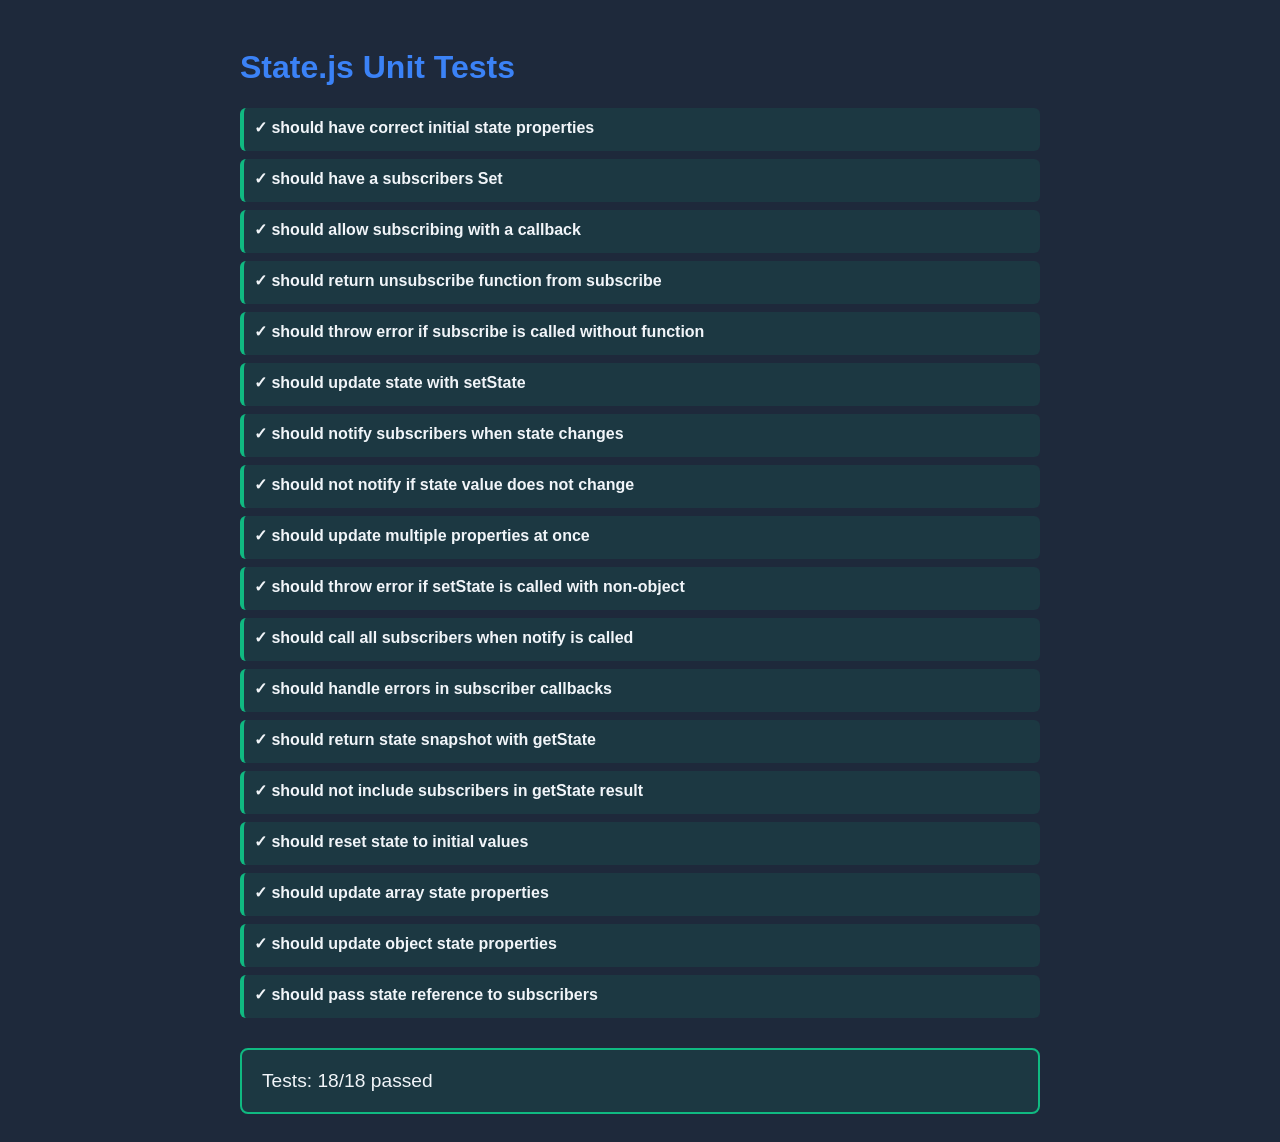
<file: scripts/state.test.html>
<!DOCTYPE html>
<html lang="en">
<head>
  <meta charset="UTF-8">
  <meta name="viewport" content="width=device-width, initial-scale=1.0">
  <title>State.js Unit Tests</title>
  <style>
    body {
      font-family: -apple-system, BlinkMacSystemFont, "Segoe UI", Roboto, sans-serif;
      padding: 20px;
      background: #1e293b;
      color: #f1f5f9;
    }
    
    .test-suite {
      max-width: 800px;
      margin: 0 auto;
    }
    
    h1 {
      color: #3b82f6;
    }
    
    .test-result {
      padding: 10px;
      margin: 8px 0;
      border-radius: 6px;
      border-left: 4px solid;
    }
    
    .test-pass {
      background: rgba(16, 185, 129, 0.1);
      border-color: #10b981;
    }
    
    .test-fail {
      background: rgba(239, 68, 68, 0.1);
      border-color: #ef4444;
    }
    
    .test-name {
      font-weight: 600;
      margin-bottom: 4px;
    }
    
    .test-error {
      color: #fca5a5;
      font-size: 0.9em;
      font-family: monospace;
      margin-top: 8px;
    }
    
    .summary {
      margin-top: 30px;
      padding: 20px;
      background: rgba(59, 130, 246, 0.1);
      border-radius: 8px;
      font-size: 1.2em;
    }
    
    .summary.all-pass {
      background: rgba(16, 185, 129, 0.1);
      border: 2px solid #10b981;
    }
    
    .summary.has-fail {
      background: rgba(239, 68, 68, 0.1);
      border: 2px solid #ef4444;
    }
  </style>
</head>
<body>
  <div class="test-suite">
    <h1>State.js Unit Tests</h1>
    <div id="test-results"></div>
    <div id="summary" class="summary"></div>
  </div>

  <script type="module">
    // Import state module
    import AppState from './state.js';
    
    // Test framework
    const results = [];
    
    function test(name, fn) {
      try {
        fn();
        results.push({ name, passed: true });
        displayResult(name, true);
      } catch (error) {
        results.push({ name, passed: false, error: error.message });
        displayResult(name, false, error.message);
      }
    }
    
    function expect(value) {
      return {
        toBe(expected) {
          if (value !== expected) {
            throw new Error(`Expected ${JSON.stringify(expected)} but got ${JSON.stringify(value)}`);
          }
        },
        toEqual(expected) {
          if (JSON.stringify(value) !== JSON.stringify(expected)) {
            throw new Error(`Expected ${JSON.stringify(expected)} but got ${JSON.stringify(value)}`);
          }
        },
        toBeInstanceOf(constructor) {
          if (!(value instanceof constructor)) {
            throw new Error(`Expected instance of ${constructor.name} but got ${typeof value}`);
          }
        },
        toBeTruthy() {
          if (!value) {
            throw new Error(`Expected truthy value but got ${value}`);
          }
        },
        toHaveBeenCalled() {
          if (!value.called) {
            throw new Error('Expected function to have been called');
          }
        },
        toThrow() {
          try {
            value();
            throw new Error('Expected function to throw but it did not');
          } catch (e) {
            // Expected to throw
          }
        }
      };
    }
    
    function displayResult(name, passed, error) {
      const resultsDiv = document.getElementById('test-results');
      const div = document.createElement('div');
      div.className = `test-result ${passed ? 'test-pass' : 'test-fail'}`;
      
      const nameDiv = document.createElement('div');
      nameDiv.className = 'test-name';
      nameDiv.textContent = `${passed ? '✓' : '✗'} ${name}`;
      div.appendChild(nameDiv);
      
      if (error) {
        const errorDiv = document.createElement('div');
        errorDiv.className = 'test-error';
        errorDiv.textContent = error;
        div.appendChild(errorDiv);
      }
      
      resultsDiv.appendChild(div);
    }
    
    function displaySummary() {
      const summaryDiv = document.getElementById('summary');
      const passed = results.filter(r => r.passed).length;
      const failed = results.filter(r => !r.passed).length;
      const total = results.length;
      
      summaryDiv.textContent = `Tests: ${passed}/${total} passed`;
      summaryDiv.className = `summary ${failed === 0 ? 'all-pass' : 'has-fail'}`;
    }
    
    // Run tests
    console.log('Starting State.js tests...');
    
    // Test 1: Initial state properties
    test('should have correct initial state properties', () => {
      expect(AppState.theme).toBe('dark');
      expect(AppState.privacyMode).toBe(false);
      expect(AppState.activeSection).toBe('dashboard');
      expect(Array.isArray(AppState.notifications)).toBeTruthy();
      expect(Array.isArray(AppState.users)).toBeTruthy();
      expect(Array.isArray(AppState.activities)).toBeTruthy();
      expect(typeof AppState.metrics).toBe('object');
    });
    
    // Test 2: Subscribers set exists
    test('should have a subscribers Set', () => {
      expect(AppState.subscribers).toBeInstanceOf(Set);
    });
    
    // Test 3: Subscribe method
    test('should allow subscribing with a callback', () => {
      const callback = () => {};
      const unsubscribe = AppState.subscribe(callback);
      expect(AppState.subscribers.has(callback)).toBeTruthy();
      
      // Cleanup
      unsubscribe();
    });
    
    // Test 4: Subscribe returns unsubscribe function
    test('should return unsubscribe function from subscribe', () => {
      const callback = () => {};
      const unsubscribe = AppState.subscribe(callback);
      expect(typeof unsubscribe).toBe('function');
      
      unsubscribe();
      expect(AppState.subscribers.has(callback)).toBe(false);
    });
    
    // Test 5: Subscribe throws on invalid callback
    test('should throw error if subscribe is called without function', () => {
      expect(() => AppState.subscribe('not a function')).toThrow();
    });
    
    // Test 6: setState updates state
    test('should update state with setState', () => {
      AppState.setState({ theme: 'light' });
      expect(AppState.theme).toBe('light');
      
      // Reset
      AppState.setState({ theme: 'dark' });
    });
    
    // Test 7: setState notifies subscribers
    test('should notify subscribers when state changes', () => {
      let notified = false;
      let receivedUpdates = null;
      
      const callback = (updates) => {
        notified = true;
        receivedUpdates = updates;
      };
      
      const unsubscribe = AppState.subscribe(callback);
      AppState.setState({ privacyMode: true });
      
      expect(notified).toBeTruthy();
      expect(receivedUpdates.privacyMode).toBe(true);
      
      // Cleanup
      unsubscribe();
      AppState.setState({ privacyMode: false });
    });
    
    // Test 8: setState only notifies on actual changes
    test('should not notify if state value does not change', () => {
      let notifyCount = 0;
      
      const callback = () => {
        notifyCount++;
      };
      
      const unsubscribe = AppState.subscribe(callback);
      
      // Set to same value
      const currentTheme = AppState.theme;
      AppState.setState({ theme: currentTheme });
      
      expect(notifyCount).toBe(0);
      
      // Cleanup
      unsubscribe();
    });
    
    // Test 9: setState with multiple properties
    test('should update multiple properties at once', () => {
      const updates = {
        theme: 'light',
        privacyMode: true,
        activeSection: 'users'
      };
      
      AppState.setState(updates);
      
      expect(AppState.theme).toBe('light');
      expect(AppState.privacyMode).toBe(true);
      expect(AppState.activeSection).toBe('users');
      
      // Reset
      AppState.reset();
    });
    
    // Test 10: setState throws on invalid input
    test('should throw error if setState is called with non-object', () => {
      expect(() => AppState.setState(null)).toThrow();
      expect(() => AppState.setState('string')).toThrow();
    });
    
    // Test 11: notify calls all subscribers
    test('should call all subscribers when notify is called', () => {
      let count1 = 0;
      let count2 = 0;
      
      const callback1 = () => { count1++; };
      const callback2 = () => { count2++; };
      
      const unsub1 = AppState.subscribe(callback1);
      const unsub2 = AppState.subscribe(callback2);
      
      AppState.notify({ test: 'value' });
      
      expect(count1).toBe(1);
      expect(count2).toBe(1);
      
      // Cleanup
      unsub1();
      unsub2();
    });
    
    // Test 12: notify handles subscriber errors
    test('should handle errors in subscriber callbacks', () => {
      const errorCallback = () => {
        throw new Error('Test error');
      };
      const normalCallback = () => {};
      
      const unsub1 = AppState.subscribe(errorCallback);
      const unsub2 = AppState.subscribe(normalCallback);
      
      // Should not throw even if subscriber throws
      AppState.notify({ test: 'value' });
      
      // Cleanup
      unsub1();
      unsub2();
    });
    
    // Test 13: getState returns state snapshot
    test('should return state snapshot with getState', () => {
      const state = AppState.getState();
      
      expect(typeof state).toBe('object');
      expect(state.theme).toBe(AppState.theme);
      expect(state.privacyMode).toBe(AppState.privacyMode);
      expect(state.activeSection).toBe(AppState.activeSection);
      expect(Array.isArray(state.notifications)).toBeTruthy();
      expect(Array.isArray(state.users)).toBeTruthy();
      expect(Array.isArray(state.activities)).toBeTruthy();
    });
    
    // Test 14: getState does not include subscribers
    test('should not include subscribers in getState result', () => {
      const state = AppState.getState();
      expect(state.subscribers).toBe(undefined);
    });
    
    // Test 15: reset restores initial values
    test('should reset state to initial values', () => {
      AppState.setState({
        theme: 'light',
        privacyMode: true,
        activeSection: 'security'
      });
      
      AppState.reset();
      
      expect(AppState.theme).toBe('dark');
      expect(AppState.privacyMode).toBe(false);
      expect(AppState.activeSection).toBe('dashboard');
    });
    
    // Test 16: Array state updates
    test('should update array state properties', () => {
      const notifications = [
        { id: '1', message: 'Test notification' }
      ];
      
      AppState.setState({ notifications });
      expect(AppState.notifications.length).toBe(1);
      expect(AppState.notifications[0].id).toBe('1');
      
      // Reset
      AppState.setState({ notifications: [] });
    });
    
    // Test 17: Object state updates
    test('should update object state properties', () => {
      const metrics = {
        totalUsers: 100,
        activeUsers: 50
      };
      
      AppState.setState({ metrics });
      expect(AppState.metrics.totalUsers).toBe(100);
      expect(AppState.metrics.activeUsers).toBe(50);
      
      // Reset
      AppState.setState({ metrics: {} });
    });
    
    // Test 18: Subscriber receives state reference
    test('should pass state reference to subscribers', () => {
      let receivedState = null;
      
      const callback = (updates, state) => {
        receivedState = state;
      };
      
      const unsubscribe = AppState.subscribe(callback);
      AppState.setState({ theme: 'light' });
      
      expect(receivedState).toBe(AppState);
      
      // Cleanup
      unsubscribe();
      AppState.setState({ theme: 'dark' });
    });
    
    // Display summary
    displaySummary();
    
    console.log('Tests completed:', results);
  </script>
</body>
</html>
</file>
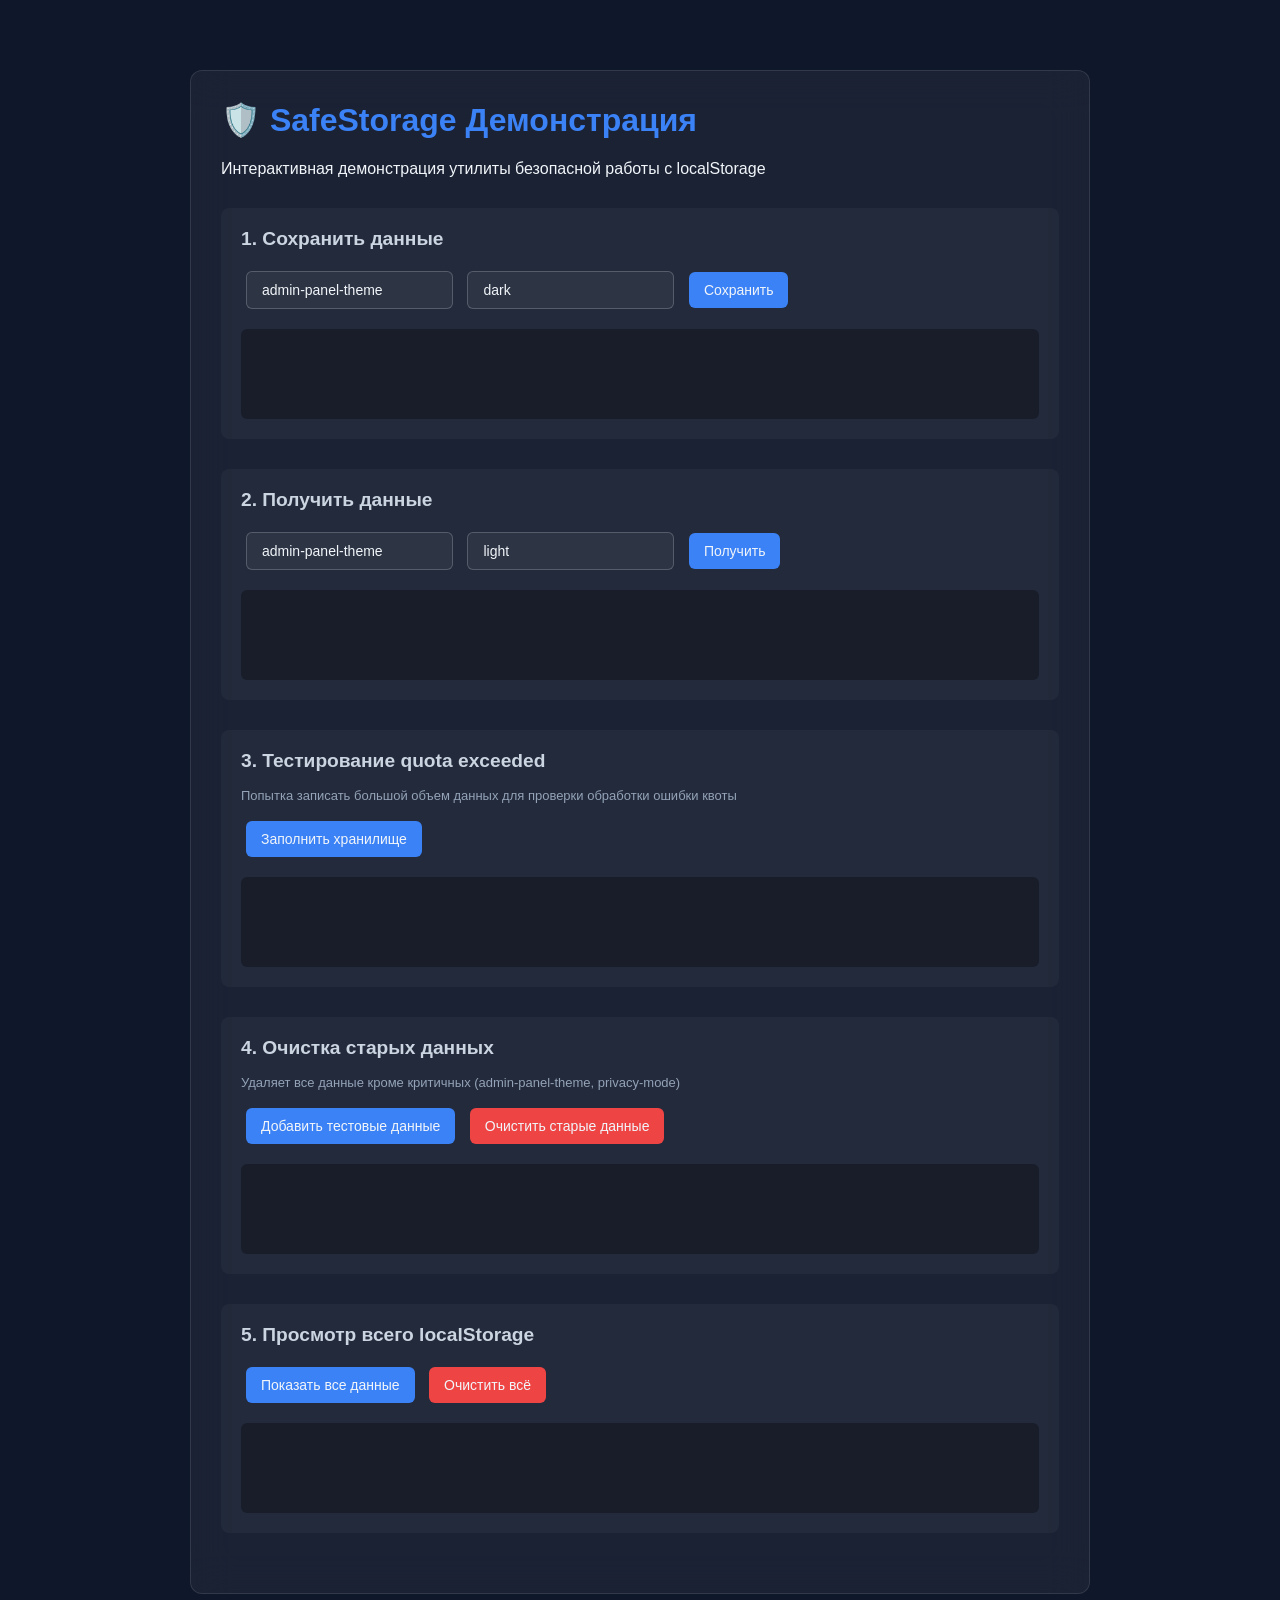
<file: scripts/utils/storage-demo.html>
<!DOCTYPE html>
<html lang="ru">
<head>
  <meta charset="UTF-8">
  <meta name="viewport" content="width=device-width, initial-scale=1.0">
  <title>SafeStorage Demo</title>
  <style>
    body {
      font-family: -apple-system, BlinkMacSystemFont, 'Segoe UI', sans-serif;
      max-width: 900px;
      margin: 50px auto;
      padding: 20px;
      background: #0f172a;
      color: #f1f5f9;
    }
    .container {
      background: rgba(255, 255, 255, 0.05);
      backdrop-filter: blur(20px);
      padding: 30px;
      border-radius: 12px;
      border: 1px solid rgba(255, 255, 255, 0.1);
    }
    h1 {
      margin-top: 0;
      color: #3b82f6;
    }
    .section {
      margin: 30px 0;
      padding: 20px;
      background: rgba(255, 255, 255, 0.03);
      border-radius: 8px;
    }
    .section h2 {
      margin-top: 0;
      font-size: 1.2rem;
      color: #cbd5e1;
    }
    input, button {
      padding: 10px 15px;
      border-radius: 6px;
      border: 1px solid rgba(255, 255, 255, 0.2);
      background: rgba(255, 255, 255, 0.05);
      color: #f1f5f9;
      font-size: 14px;
      margin: 5px;
    }
    button {
      background: #3b82f6;
      border: none;
      cursor: pointer;
      font-weight: 500;
      transition: background 0.2s;
    }
    button:hover {
      background: #2563eb;
    }
    button.danger {
      background: #ef4444;
    }
    button.danger:hover {
      background: #dc2626;
    }
    .output {
      margin-top: 15px;
      padding: 15px;
      background: rgba(0, 0, 0, 0.3);
      border-radius: 6px;
      font-family: 'Courier New', monospace;
      font-size: 13px;
      min-height: 60px;
      white-space: pre-wrap;
      word-break: break-all;
    }
    .success {
      color: #10b981;
    }
    .error {
      color: #ef4444;
    }
    .info {
      color: #06b6d4;
    }
  </style>
</head>
<body>
  <div class="container">
    <h1>🛡️ SafeStorage Демонстрация</h1>
    <p>Интерактивная демонстрация утилиты безопасной работы с localStorage</p>

    <div class="section">
      <h2>1. Сохранить данные</h2>
      <input type="text" id="setKey" placeholder="Ключ (например: theme)" value="admin-panel-theme">
      <input type="text" id="setValue" placeholder="Значение (например: dark)" value="dark">
      <button onclick="testSet()">Сохранить</button>
      <div id="setOutput" class="output"></div>
    </div>

    <div class="section">
      <h2>2. Получить данные</h2>
      <input type="text" id="getKey" placeholder="Ключ" value="admin-panel-theme">
      <input type="text" id="getDefault" placeholder="Значение по умолчанию" value="light">
      <button onclick="testGet()">Получить</button>
      <div id="getOutput" class="output"></div>
    </div>

    <div class="section">
      <h2>3. Тестирование quota exceeded</h2>
      <p style="font-size: 13px; color: #94a3b8;">
        Попытка записать большой объем данных для проверки обработки ошибки квоты
      </p>
      <button onclick="testQuotaExceeded()">Заполнить хранилище</button>
      <div id="quotaOutput" class="output"></div>
    </div>

    <div class="section">
      <h2>4. Очистка старых данных</h2>
      <p style="font-size: 13px; color: #94a3b8;">
        Удаляет все данные кроме критичных (admin-panel-theme, privacy-mode)
      </p>
      <button onclick="addTestData()">Добавить тестовые данные</button>
      <button class="danger" onclick="testClearOldData()">Очистить старые данные</button>
      <div id="clearOutput" class="output"></div>
    </div>

    <div class="section">
      <h2>5. Просмотр всего localStorage</h2>
      <button onclick="viewAll()">Показать все данные</button>
      <button class="danger" onclick="clearAll()">Очистить всё</button>
      <div id="viewOutput" class="output"></div>
    </div>
  </div>

  <script type="module">
    import SafeStorage from './storage.js';
    window.SafeStorage = SafeStorage;

    window.testSet = function() {
      const key = document.getElementById('setKey').value;
      const value = document.getElementById('setValue').value;
      const output = document.getElementById('setOutput');
      
      if (!key) {
        output.innerHTML = '<span class="error">Ошибка: ключ не может быть пустым</span>';
        return;
      }
      
      const result = SafeStorage.set(key, value);
      
      if (result) {
        output.innerHTML = `<span class="success">✓ Успешно сохранено</span>\nКлюч: ${key}\nЗначение: ${JSON.stringify(value)}`;
      } else {
        output.innerHTML = '<span class="error">✗ Ошибка сохранения</span>';
      }
    };

    window.testGet = function() {
      const key = document.getElementById('getKey').value;
      const defaultValue = document.getElementById('getDefault').value;
      const output = document.getElementById('getOutput');
      
      if (!key) {
        output.innerHTML = '<span class="error">Ошибка: ключ не может быть пустым</span>';
        return;
      }
      
      const result = SafeStorage.get(key, defaultValue);
      
      if (result !== null) {
        output.innerHTML = `<span class="success">✓ Данные получены</span>\nКлюч: ${key}\nЗначение: ${JSON.stringify(result)}\nТип: ${typeof result}`;
      } else {
        output.innerHTML = `<span class="info">ℹ Ключ не найден, возвращено значение по умолчанию:</span>\n${JSON.stringify(defaultValue)}`;
      }
    };

    window.testQuotaExceeded = function() {
      const output = document.getElementById('quotaOutput');
      output.innerHTML = '<span class="info">Заполняем localStorage...</span>';
      
      let i = 0;
      const largeData = 'x'.repeat(100000); // 100KB строка
      
      try {
        // Пытаемся заполнить хранилище
        while (i < 100) {
          SafeStorage.set(`test-quota-${i}`, largeData);
          i++;
        }
        output.innerHTML = `<span class="success">✓ Записано ${i} записей по 100KB</span>\nQuota exceeded не произошло (хранилище достаточно большое)`;
      } catch (error) {
        output.innerHTML = `<span class="info">ℹ Достигнут лимит хранилища после ${i} записей</span>\n${error.message}`;
      }
      
      // Показываем размер
      let totalSize = 0;
      for (let key in localStorage) {
        if (localStorage.hasOwnProperty(key)) {
          totalSize += localStorage[key].length + key.length;
        }
      }
      output.innerHTML += `\n\nТекущий размер localStorage: ~${Math.round(totalSize / 1024)} KB`;
    };

    window.addTestData = function() {
      const output = document.getElementById('clearOutput');
      
      // Добавляем критичные данные
      SafeStorage.set('admin-panel-theme', 'dark');
      SafeStorage.set('privacy-mode', true);
      
      // Добавляем некритичные данные
      SafeStorage.set('cache-user-1', { name: 'User 1', cached: true });
      SafeStorage.set('cache-user-2', { name: 'User 2', cached: true });
      SafeStorage.set('temp-data', { temporary: true });
      SafeStorage.set('analytics-data', { views: 100 });
      
      output.innerHTML = '<span class="success">✓ Добавлены тестовые данные</span>\nКритичные: admin-panel-theme, privacy-mode\nНекритичные: cache-user-1, cache-user-2, temp-data, analytics-data';
    };

    window.testClearOldData = function() {
      const output = document.getElementById('clearOutput');
      const beforeKeys = Object.keys(localStorage);
      
      SafeStorage.clearOldData();
      
      const afterKeys = Object.keys(localStorage);
      const removed = beforeKeys.filter(k => !afterKeys.includes(k));
      
      output.innerHTML = `<span class="success">✓ Очистка выполнена</span>\n\nОсталось ключей: ${afterKeys.length}\nУдалено ключей: ${removed.length}\n\nОставшиеся ключи:\n${afterKeys.join(', ') || '(пусто)'}\n\nУдалённые ключи:\n${removed.join(', ') || '(нет)'}`;
    };

    window.viewAll = function() {
      const output = document.getElementById('viewOutput');
      const keys = Object.keys(localStorage);
      
      if (keys.length === 0) {
        output.innerHTML = '<span class="info">localStorage пуст</span>';
        return;
      }
      
      let content = `<span class="success">Всего записей: ${keys.length}</span>\n\n`;
      keys.forEach(key => {
        const value = localStorage.getItem(key);
        const size = (key.length + value.length);
        content += `${key}: ${value.substring(0, 50)}${value.length > 50 ? '...' : ''} (${size} bytes)\n`;
      });
      
      output.innerHTML = content;
    };

    window.clearAll = function() {
      if (confirm('Вы уверены, что хотите очистить весь localStorage?')) {
        localStorage.clear();
        document.getElementById('viewOutput').innerHTML = '<span class="success">✓ localStorage полностью очищен</span>';
      }
    };

    // Показываем начальное состояние
    window.viewAll();
  </script>
</body>
</html>
</file>
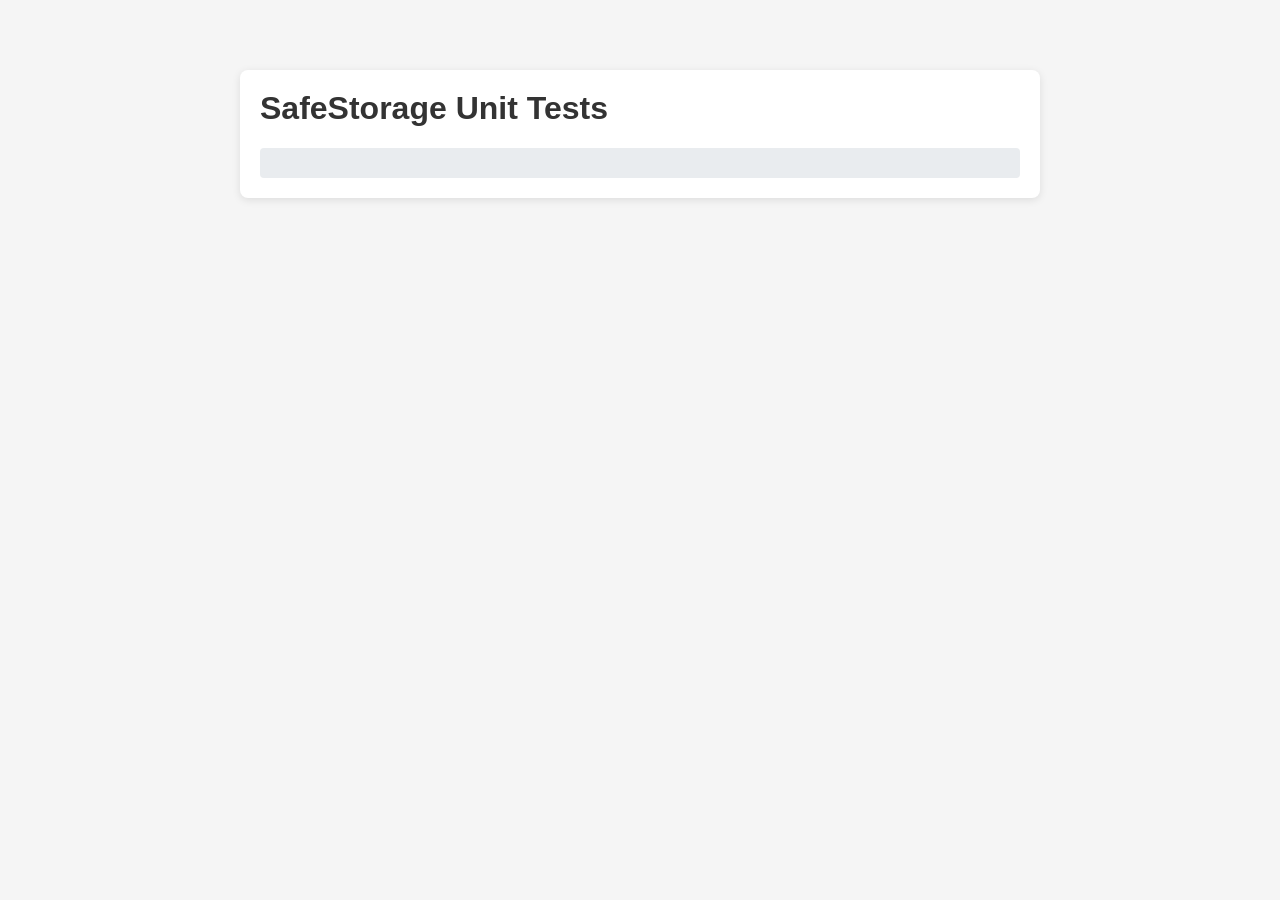
<file: scripts/utils/storage.test.html>
<!DOCTYPE html>
<html lang="en">
<head>
  <meta charset="UTF-8">
  <meta name="viewport" content="width=device-width, initial-scale=1.0">
  <title>SafeStorage Unit Tests</title>
  <style>
    body {
      font-family: -apple-system, BlinkMacSystemFont, 'Segoe UI', sans-serif;
      max-width: 800px;
      margin: 50px auto;
      padding: 20px;
      background: #f5f5f5;
    }
    .test-suite {
      background: white;
      padding: 20px;
      border-radius: 8px;
      box-shadow: 0 2px 8px rgba(0,0,0,0.1);
    }
    h1 {
      color: #333;
      margin-top: 0;
    }
    .test-result {
      padding: 10px;
      margin: 10px 0;
      border-radius: 4px;
      border-left: 4px solid;
    }
    .test-result.pass {
      background: #d4edda;
      border-color: #28a745;
      color: #155724;
    }
    .test-result.fail {
      background: #f8d7da;
      border-color: #dc3545;
      color: #721c24;
    }
    .summary {
      margin-top: 20px;
      padding: 15px;
      background: #e9ecef;
      border-radius: 4px;
      font-weight: bold;
    }
    .summary.all-pass {
      background: #d4edda;
      color: #155724;
    }
    .summary.has-fail {
      background: #f8d7da;
      color: #721c24;
    }
  </style>
</head>
<body>
  <div class="test-suite">
    <h1>SafeStorage Unit Tests</h1>
    <div id="test-results"></div>
    <div id="summary" class="summary"></div>
  </div>

  <script type="module">
    import SafeStorage from './storage.js';

    const results = [];
    const resultsContainer = document.getElementById('test-results');
    const summaryContainer = document.getElementById('summary');

    function assert(condition, testName, message) {
      const passed = !!condition;
      results.push(passed);
      
      const resultDiv = document.createElement('div');
      resultDiv.className = `test-result ${passed ? 'pass' : 'fail'}`;
      resultDiv.innerHTML = `
        <strong>${passed ? '✓' : '✗'} ${testName}</strong>
        ${message ? `<br><small>${message}</small>` : ''}
      `;
      resultsContainer.appendChild(resultDiv);
    }

    // Clear localStorage before tests
    localStorage.clear();

    // Test 1: get() returns default value when key doesn't exist
    const defaultValue = { default: true };
    const result1 = SafeStorage.get('non-existent-key', defaultValue);
    assert(
      result1 === defaultValue,
      'get() returns default value for non-existent key',
      `Expected: ${JSON.stringify(defaultValue)}, Got: ${JSON.stringify(result1)}`
    );

    // Test 2: set() stores value successfully
    const testValue = { theme: 'dark', enabled: true };
    const setResult = SafeStorage.set('test-key', testValue);
    assert(
      setResult === true,
      'set() returns true on successful save',
      `Expected: true, Got: ${setResult}`
    );

    // Test 3: get() retrieves stored value correctly
    const retrievedValue = SafeStorage.get('test-key');
    assert(
      JSON.stringify(retrievedValue) === JSON.stringify(testValue),
      'get() retrieves stored value correctly',
      `Expected: ${JSON.stringify(testValue)}, Got: ${JSON.stringify(retrievedValue)}`
    );

    // Test 4: get() handles different data types (string)
    SafeStorage.set('string-key', 'hello world');
    const stringValue = SafeStorage.get('string-key');
    assert(
      stringValue === 'hello world',
      'get() handles string values',
      `Expected: "hello world", Got: "${stringValue}"`
    );

    // Test 5: get() handles different data types (number)
    SafeStorage.set('number-key', 42);
    const numberValue = SafeStorage.get('number-key');
    assert(
      numberValue === 42,
      'get() handles number values',
      `Expected: 42, Got: ${numberValue}`
    );

    // Test 6: get() handles different data types (boolean)
    SafeStorage.set('boolean-key', true);
    const booleanValue = SafeStorage.get('boolean-key');
    assert(
      booleanValue === true,
      'get() handles boolean values',
      `Expected: true, Got: ${booleanValue}`
    );

    // Test 7: get() handles different data types (array)
    const arrayValue = [1, 2, 3, 4, 5];
    SafeStorage.set('array-key', arrayValue);
    const retrievedArray = SafeStorage.get('array-key');
    assert(
      JSON.stringify(retrievedArray) === JSON.stringify(arrayValue),
      'get() handles array values',
      `Expected: ${JSON.stringify(arrayValue)}, Got: ${JSON.stringify(retrievedArray)}`
    );

    // Test 8: get() handles null values
    SafeStorage.set('null-key', null);
    const nullValue = SafeStorage.get('null-key');
    assert(
      nullValue === null,
      'get() handles null values',
      `Expected: null, Got: ${nullValue}`
    );

    // Test 9: clearOldData() preserves critical keys
    SafeStorage.set('admin-panel-theme', 'dark');
    SafeStorage.set('privacy-mode', true);
    SafeStorage.set('non-critical-data', 'should be removed');
    SafeStorage.clearOldData();
    
    const themePreserved = SafeStorage.get('admin-panel-theme');
    const privacyPreserved = SafeStorage.get('privacy-mode');
    const nonCriticalRemoved = SafeStorage.get('non-critical-data');
    
    assert(
      themePreserved === 'dark' && privacyPreserved === true && nonCriticalRemoved === null,
      'clearOldData() preserves critical keys and removes non-critical data',
      `Theme: ${themePreserved}, Privacy: ${privacyPreserved}, Non-critical: ${nonCriticalRemoved}`
    );

    // Test 10: get() handles corrupted data gracefully
    localStorage.setItem('corrupted-key', '{invalid json}');
    const corruptedValue = SafeStorage.get('corrupted-key', 'fallback');
    assert(
      corruptedValue === 'fallback',
      'get() returns default value for corrupted JSON',
      `Expected: "fallback", Got: "${corruptedValue}"`
    );

    // Test 11: set() with nested objects
    const nestedObject = {
      user: {
        name: 'Admin',
        settings: {
          theme: 'dark',
          notifications: true
        }
      }
    };
    SafeStorage.set('nested-key', nestedObject);
    const retrievedNested = SafeStorage.get('nested-key');
    assert(
      JSON.stringify(retrievedNested) === JSON.stringify(nestedObject),
      'set()/get() handle nested objects',
      `Deep equality check passed`
    );

    // Display summary
    const totalTests = results.length;
    const passedTests = results.filter(r => r).length;
    const failedTests = totalTests - passedTests;
    
    summaryContainer.className = `summary ${failedTests === 0 ? 'all-pass' : 'has-fail'}`;
    summaryContainer.innerHTML = `
      <div>Total Tests: ${totalTests}</div>
      <div>Passed: ${passedTests}</div>
      <div>Failed: ${failedTests}</div>
      <div style="margin-top: 10px;">${failedTests === 0 ? '✓ All tests passed!' : '✗ Some tests failed'}</div>
    `;

    // Clean up
    localStorage.clear();
  </script>
</body>
</html>
</file>
